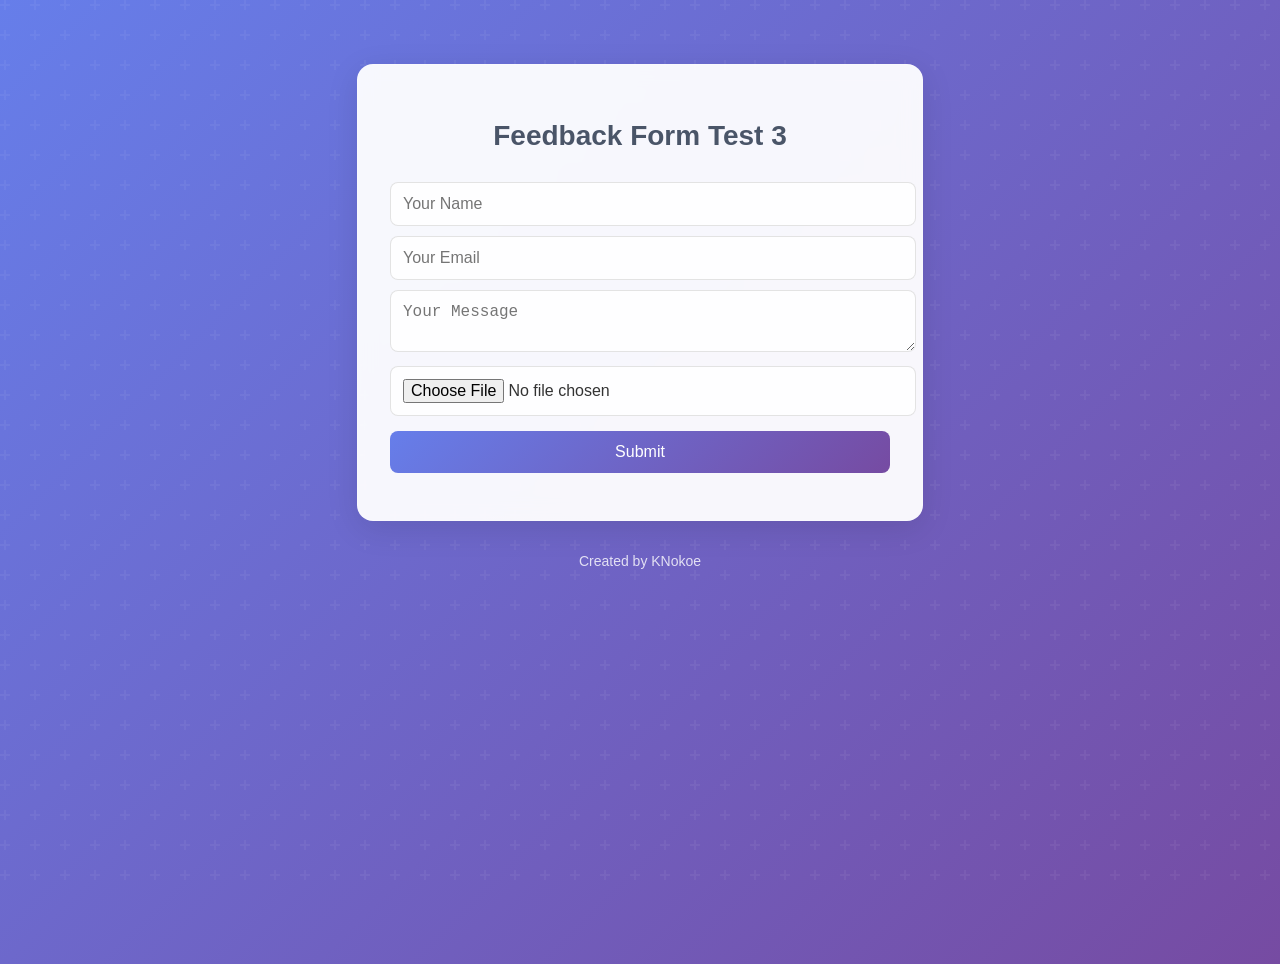
<file: index.html>
<!DOCTYPE html>
<html>
<head>
  <title>Submit Feedback</title>
  <style>
    body { 
      font-family: 'Roboto', sans-serif; 
      padding: 2rem; 
      min-height: 100vh;
      margin: 0;
      background: linear-gradient(135deg, #667eea 0%, #764ba2 100%);
      position: relative;
      color: #333;
    }
    body::before {
      content: '';
      position: fixed;
      top: 0;
      left: 0;
      width: 100%;
      height: 100%;
      background-image: url("data:image/svg+xml,%3Csvg width='60' height='60' viewBox='0 0 60 60' xmlns='http://www.w3.org/2000/svg'%3E%3Cg fill='none' fill-rule='evenodd'%3E%3Cg fill='%23ffffff' fill-opacity='0.05'%3E%3Cpath d='M36 34v-4h-2v4h-4v2h4v4h2v-4h4v-2h-4zm0-30V0h-2v4h-4v2h4v4h2V6h4V4h-4zM6 34v-4H4v4H0v2h4v4h2v-4h4v-2H6zM6 4V0H4v4H0v2h4v4h2V6h4V4H6z'/%3E%3C/g%3E%3C/g%3E%3C/svg%3E");
      pointer-events: none;
    }
    form { 
      background: rgba(255, 255, 255, 0.95); 
      max-width: 500px; 
      margin: 2rem auto; 
      padding: 2rem; 
      border-radius: 16px; 
      box-shadow: 0 8px 32px rgba(0, 0, 0, 0.1);
      backdrop-filter: blur(10px);
      border: 1px solid rgba(255, 255, 255, 0.2);
      position: relative;
      z-index: 1;
    }
    input, textarea { 
      width: 100%; 
      margin-top: 10px; 
      padding: 12px; 
      border: 1px solid rgba(221, 221, 221, 0.8); 
      border-radius: 8px; 
      font-size: 16px;
      background: rgba(255, 255, 255, 0.9);
      transition: all 0.3s ease;
    }
    input:focus, textarea:focus {
      outline: none;
      border-color: #667eea;
      box-shadow: 0 0 0 3px rgba(102, 126, 234, 0.1);
    }
    button { 
      background: linear-gradient(135deg, #667eea 0%, #764ba2 100%);
      color: white; 
      border: none; 
      padding: 12px 20px; 
      margin-top: 15px; 
      border-radius: 8px; 
      cursor: pointer; 
      font-size: 16px;
      transition: all 0.3s ease;
      width: 100%;
    }
    button:hover {
      transform: translateY(-2px);
      box-shadow: 0 5px 15px rgba(102, 126, 234, 0.4);
    }
    h2 {
      font-size: 28px;
      margin-bottom: 20px;
      color: #4a5568;
      text-align: center;
    }
    #responseMessage {
      margin-top: 15px;
      font-size: 14px;
      color: #e11d48;
      text-align: center;
    }
    footer {
      text-align: center;
      margin-top: 20px;
      font-size: 14px;
      color: rgba(255, 255, 255, 0.8);
      position: relative;
      z-index: 1;
    }
    .modal {
      display: none; 
      position: fixed; 
      z-index: 1; 
      left: 0;
      top: 0;
      width: 100%; 
      height: 100%; 
      overflow: auto; 
      background-color: rgb(0,0,0); 
      background-color: rgba(0,0,0,0.4); 
      padding-top: 60px;
    }
    .modal-content {
      background: rgba(255, 255, 255, 0.98);
      border-radius: 16px;
      box-shadow: 0 8px 32px rgba(0, 0, 0, 0.1);
      backdrop-filter: blur(10px);
      border: 1px solid rgba(255, 255, 255, 0.2);
    }
    .close {
      color: #aaa;
      float: right;
      font-size: 28px;
      font-weight: bold;
    }
    .close:hover,
    .close:focus {
      color: black;
      text-decoration: none;
      cursor: pointer;
    }
  </style>
</head>
<body>
  <form id="feedbackForm">
    <h2>Feedback Form Test 3</h2>
    <input type="text" id="name" placeholder="Your Name" required>
    <input type="email" id="email" placeholder="Your Email" required>
    <textarea id="message" placeholder="Your Message" required></textarea>
    <input type="file" id="file" accept="application/pdf">
    <button type="submit">Submit</button>
    <p id="responseMessage"></p>
  </form>

  <!-- The Modal -->
  <div id="myModal" class="modal">
    <div class="modal-content">
      <span class="close">&times;</span>
      <p id="modalMessage">Feedback submitted successfully!</p>
      <button id="modalOkayButton">Okay</button>
    </div>
  </div>

  <footer>
    <p>Created by KNokoe</p>
  </footer>

  <script>
    // REPLACE URL
    const FEEDBACK_API_URL = 'https://mpsx121rhf.execute-api.us-east-1.amazonaws.com/prod/submit';

    document.getElementById('feedbackForm').addEventListener('submit', async (e) => {
      e.preventDefault();
      const name = document.getElementById('name').value;
      const email = document.getElementById('email').value;
      const message = document.getElementById('message').value;
      const file = document.getElementById('file').files[0];

      let file_base64 = null;
      if (file) {
        const reader = new FileReader();
        reader.onload = async () => {
          file_base64 = reader.result.split(',')[1];
          await submitFeedback(name, email, message, file_base64);
        };
        reader.readAsDataURL(file);
      } else {
        await submitFeedback(name, email, message, null);
      }
    });

    async function submitFeedback(name, email, message, file_base64) {
      try {
        const res = await fetch(FEEDBACK_API_URL, {
          method: 'POST',
          headers: { 'Content-Type': 'application/json' },
          body: JSON.stringify({ name, email, message, file_base64 })
        });
        const data = await res.json();
        showModal(data.message || 'Feedback submitted successfully!');
      } catch (err) {
        showModal('Submission failed. Please try again later.');
      }
    }

    function showModal(message) {
      const modal = document.getElementById('myModal');
      const modalMessage = document.getElementById('modalMessage');
      const modalOkayButton = document.getElementById('modalOkayButton');

      modalMessage.innerText = message;
      modal.style.display = 'block';

      modalOkayButton.onclick = function() {
        modal.style.display = 'none';
        location.reload();
      }

      window.onclick = function(event) {
        if (event.target == modal) {
          modal.style.display = 'none';
          location.reload();
        }
      }
    }
  </script>
</body>
</html>
</file>
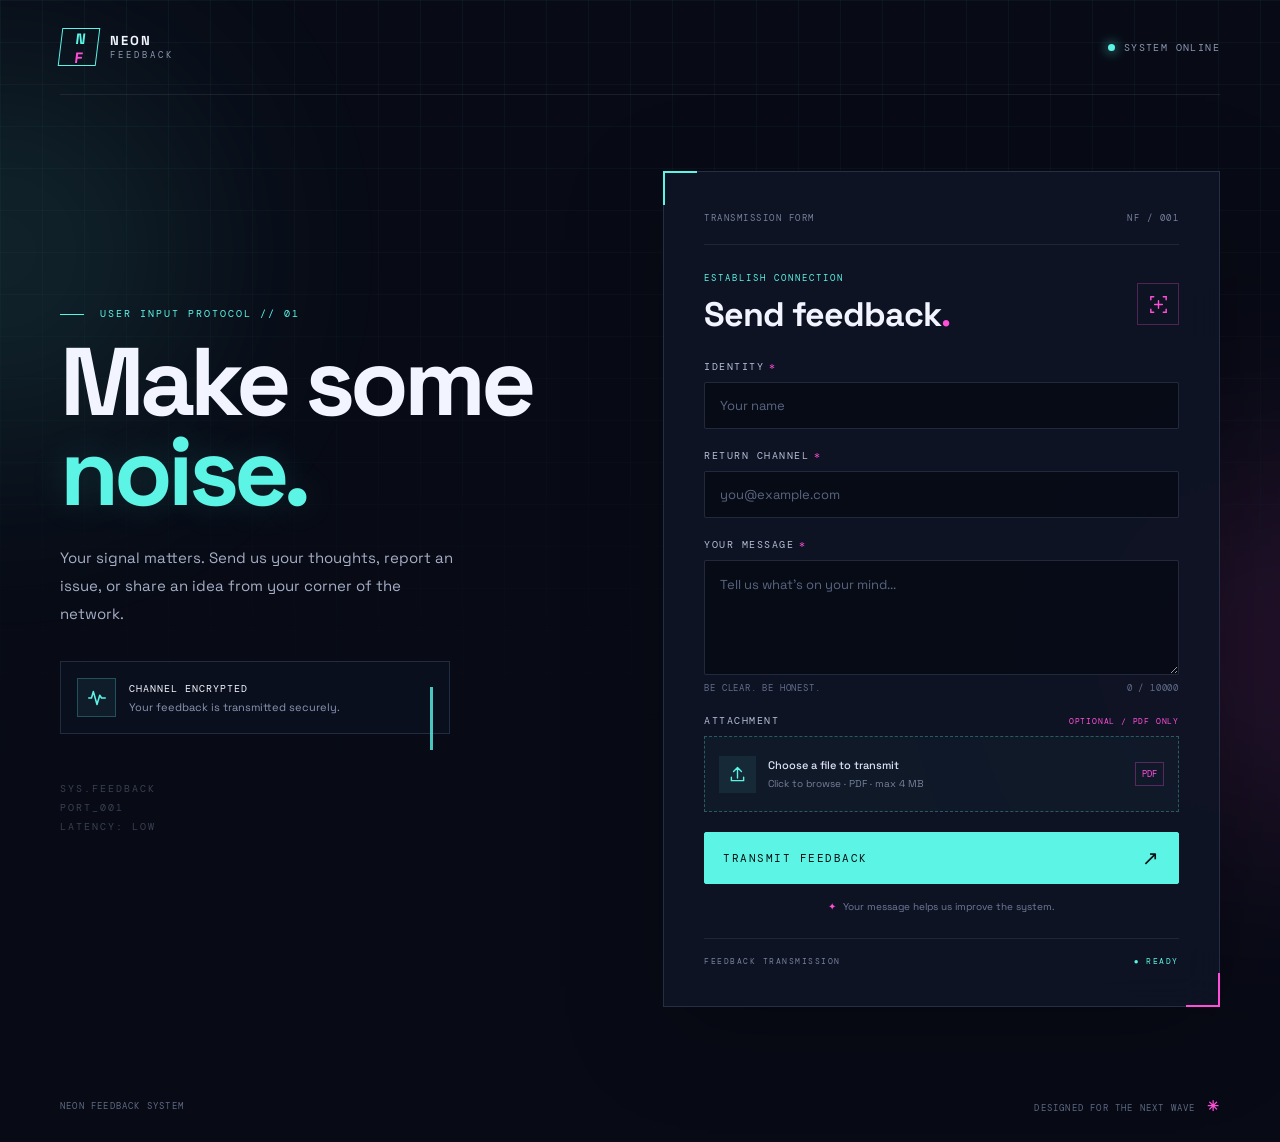
<file: frontend/index.html>
<!DOCTYPE html>
<html lang="en">
<head>
  <meta charset="UTF-8">
  <meta name="viewport" content="width=device-width, initial-scale=1.0">
  <meta name="theme-color" content="#080b16">
  <title>Neon Feedback // Submit Transmission</title>
  <link rel="stylesheet" href="./style.css">
  <script src="./script.js" defer></script>
</head>
<body>
  <div class="grid-overlay" aria-hidden="true"></div>
  <div class="glow glow--cyan" aria-hidden="true"></div>
  <div class="glow glow--pink" aria-hidden="true"></div>
  <header class="topbar">
    <a class="brand" href="#" aria-label="Neon Feedback home">
      <span class="brand-mark">N<span>F</span></span>
      <span class="brand-name">NEON<span>FEEDBACK</span></span>
    </a>
    <div class="system-status"><span class="status-dot"></span> SYSTEM ONLINE</div>
  </header>
  <main class="page-shell">
    <section class="intro">
      <p class="eyebrow"><span class="eyebrow-line"></span> USER INPUT PROTOCOL // 01</p>
      <h1>Make some<br><span>noise.</span></h1>
      <p class="intro-copy">Your signal matters. Send us your thoughts, report an issue, or share an idea from your corner of the network.</p>
      <div class="signal-card">
        <div class="signal-icon" aria-hidden="true"><svg viewBox="0 0 24 24" fill="none"><path d="M3 12h3l2-7 4 14 3-10 2 3h4" stroke="currentColor" stroke-width="1.7" stroke-linecap="round" stroke-linejoin="round"/></svg></div>
        <div><strong>CHANNEL ENCRYPTED</strong><span>Your feedback is transmitted securely.</span></div>
        <span class="signal-bars" aria-hidden="true"><i></i><i></i><i></i><i></i><i></i></span>
      </div>
      <div class="decor-code" aria-hidden="true">SYS.FEEDBACK<br>PORT_001<br>LATENCY: LOW</div>
    </section>
    <section class="form-panel" aria-labelledby="formTitle">
      <div class="panel-topline"><span>TRANSMISSION FORM</span><span>NF / 001</span></div>
      <div class="panel-heading">
        <div><p class="eyebrow">ESTABLISH CONNECTION</p><h2 id="formTitle">Send feedback<span class="accent">.</span></h2></div>
        <div class="corner-icon" aria-hidden="true"><svg viewBox="0 0 24 24" fill="none"><path d="M4 7V4h3M17 4h3v3M20 17v3h-3M7 20H4v-3M8 12h8M12 8v8" stroke="currentColor" stroke-width="1.5" stroke-linecap="round"/></svg></div>
      </div>
      <form id="feedbackForm">
        <div class="field">
          <label for="name">IDENTITY <span>*</span></label>
          <input type="text" id="name" name="name" placeholder="Your name" autocomplete="name" maxlength="200" required>
        </div>
        <div class="field">
          <label for="email">RETURN CHANNEL <span>*</span></label>
          <input type="email" id="email" name="email" placeholder="you@example.com" autocomplete="email" maxlength="254" required>
        </div>
        <div class="field">
          <label for="message">YOUR MESSAGE <span>*</span></label>
          <textarea id="message" name="message" placeholder="Tell us what's on your mind..." rows="4" maxlength="10000" required></textarea>
          <div class="field-foot"><span>BE CLEAR. BE HONEST.</span><span id="messageCount">0 / 10000</span></div>
        </div>
        <div class="field">
          <label for="file">ATTACHMENT <span class="optional">OPTIONAL / PDF ONLY</span></label>
          <label class="upload-zone" for="file">
            <span class="upload-icon" aria-hidden="true"><svg viewBox="0 0 24 24" fill="none"><path d="M12 16V4m0 0L7.5 8.5M12 4l4.5 4.5M5 15v4h14v-4" stroke="currentColor" stroke-width="1.6" stroke-linecap="round" stroke-linejoin="round"/></svg></span>
            <span class="upload-copy"><strong id="fileName">Choose a file to transmit</strong><span>Click to browse · PDF · max 4 MB</span></span>
            <span class="upload-badge">PDF</span>
          </label>
          <input class="visually-hidden" type="file" id="file" name="file" accept="application/pdf,.pdf">
        </div>
        <button class="submit-button" type="submit"><span class="button-label">TRANSMIT FEEDBACK</span><span class="button-arrow" aria-hidden="true">↗</span></button>
        <p class="form-note"><span aria-hidden="true">✦</span> Your message helps us improve the system.</p>
        <p id="responseMessage" class="response-message" role="status" aria-live="polite"></p>
      </form>
      <div class="panel-bottomline"><span>FEEDBACK TRANSMISSION</span><span>● READY</span></div>
    </section>
  </main>
  <footer class="footer"><span>NEON FEEDBACK SYSTEM</span><span>DESIGNED FOR THE NEXT WAVE <b>✳</b></span></footer>
  <div id="myModal" class="modal" role="dialog" aria-modal="true" aria-labelledby="modalTitle" aria-describedby="modalMessage">
    <div class="modal-card">
      <div class="modal-symbol" aria-hidden="true">✓</div>
      <p class="eyebrow">TRANSMISSION STATUS</p>
      <h2 id="modalTitle">Signal received<span class="accent">.</span></h2>
      <p id="modalMessage">Feedback submitted successfully.</p>
      <button id="modalOkayButton" class="submit-button modal-button" type="button"><span class="button-label">ACKNOWLEDGE</span><span class="button-arrow" aria-hidden="true">↗</span></button>
      <button class="close-modal" type="button" aria-label="Close dialog">&times;</button>
    </div>
  </div>
</body>
</html>
</file>
<file: frontend/style.css>
@import url('https://fonts.googleapis.com/css2?family=DM+Mono:wght@400;500&family=Space+Grotesk:wght@400;500;600;700&display=swap');

:root {
	color-scheme: dark;
	--bg: #080b16;
	--panel: rgba(15,20,37,.9);
	--border: rgba(112,133,177,.24);
	--text: #f2f5ff;
	--muted: #8c97b3;
	--cyan: #5cf4e5;
	--pink: #ff4fd8;
	--danger: #ff6b8a;
	--mono: "DM Mono",monospace;
	--sans: "Space Grotesk",sans-serif;
}

* {
	box-sizing: border-box;
}

html {
	min-width: 320px;
	scroll-behavior: smooth;
}

body {
	min-height: 100vh;
	margin: 0;
	overflow-x: hidden;
	background: var(--bg);
	color: var(--text);
	font-family: var(--sans);
	position: relative;
}

button,
input,
textarea {
	font: inherit;
}

button,
a,
input,
textarea {
	-webkit-tap-highlight-color: transparent;
}

.grid-overlay {
	position: fixed;
	inset: 0;
	z-index: -2;
	pointer-events: none;
	background-image: linear-gradient(rgba(95,244,229,.045) 1px,transparent 1px),linear-gradient(90deg,rgba(95,244,229,.045) 1px,transparent 1px);
	background-size: 42px 42px;
	mask-image: linear-gradient(to bottom,black,transparent 88%);
}

.glow {
	position: fixed;
	z-index: -1;
	width: 360px;
	height: 360px;
	border-radius: 50%;
	filter: blur(120px);
	opacity: .14;
	pointer-events: none;
}

.glow--cyan {
	top: 8%;
	left: -180px;
	background: var(--cyan);
}

.glow--pink {
	right: -180px;
	bottom: 8%;
	background: var(--pink);
}

.topbar,
.footer {
	width: min(1160px,calc(100% - 48px));
	margin-inline: auto;
	display: flex;
	align-items: center;
	justify-content: space-between;
}

.topbar {
	padding: 28px 0;
	border-bottom: 1px solid rgba(140,151,179,.14);
}

.brand {
	display: inline-flex;
	align-items: center;
	gap: 12px;
	color: var(--text);
	text-decoration: none;
}

.brand-mark {
	display: grid;
	place-items: center;
	width: 38px;
	height: 38px;
	border: 1px solid var(--cyan);
	color: var(--cyan);
	font-weight: 700;
	font-size: 15px;
	letter-spacing: -2px;
	transform: skew(-7deg);
}

.brand-mark span {
	color: var(--pink);
}

.brand-name {
	display: flex;
	flex-direction: column;
	font-weight: 700;
	font-size: 13px;
	letter-spacing: 2px;
	line-height: 1.25;
}

.brand-name span {
	color: var(--muted);
	font: 400 9px var(--mono);
	letter-spacing: 3px;
}

.system-status {
	color: var(--muted);
	font: 10px var(--mono);
	letter-spacing: 1.4px;
	display: flex;
	align-items: center;
	gap: 9px;
}

.status-dot {
	width: 7px;
	height: 7px;
	background: var(--cyan);
	border-radius: 50%;
	box-shadow: 0 0 12px var(--cyan);
	animation: pulse 1.8s infinite;
}

.page-shell {
	width: min(1160px,calc(100% - 48px));
	margin: 0 auto;
	padding: 76px 0 90px;
	display: grid;
	grid-template-columns: minmax(0,.9fr) minmax(420px,1fr);
	gap: clamp(48px,8vw,112px);
	align-items: center;
}

.intro {
	position: relative;
	padding-bottom: 35px;
}

.eyebrow {
	color: var(--cyan);
	font: 10px var(--mono);
	letter-spacing: 2px;
	margin: 0 0 17px;
}

.eyebrow-line {
	display: inline-block;
	width: 24px;
	height: 1px;
	background: var(--cyan);
	vertical-align: middle;
	margin-right: 8px;
}

h1 {
	margin: 0;
	font-size: clamp(58px,7.5vw,98px);
	line-height: .94;
	letter-spacing: -5px;
	font-weight: 700;
}

h1 span {
	color: var(--cyan);
	text-shadow: 0 0 36px rgba(92,244,229,.15);
}

.intro-copy {
	max-width: 400px;
	margin: 27px 0 34px;
	color: #a5aec5;
	font-size: 15px;
	line-height: 1.85;
}

.signal-card {
	display: flex;
	align-items: center;
	gap: 13px;
	max-width: 390px;
	border: 1px solid var(--border);
	padding: 16px;
	background: rgba(15,20,37,.52);
}

.signal-icon {
	width: 39px;
	height: 39px;
	display: grid;
	place-items: center;
	color: var(--cyan);
	border: 1px solid rgba(92,244,229,.25);
	background: rgba(92,244,229,.06);
	flex: 0 0 auto;
}

.signal-icon svg {
	width: 22px;
}

.signal-card strong,
.signal-card span {
	display: block;
}

.signal-card strong {
	font: 10px var(--mono);
	letter-spacing: 1px;
	margin-bottom: 5px;
}

.signal-card div:nth-child(2) span {
	color: var(--muted);
	font-size: 11px;
}

.signal-bars {
	margin-left: auto;
	display: flex;
	align-items: end;
	gap: 3px;
	height: 22px;
}

.signal-bars i {
	display: block;
	width: 3px;
	background: var(--cyan);
	opacity: .8;
}

.signal-bars i:nth-child(1),
.signal-bars i:nth-child(5) {
	height: 7px;
}

.signal-bars i:nth-child(2),
.signal-bars i:nth-child(4) {
	height: 14px;
}

.signal-bars i:nth-child(3) {
	height: 21px;
}

.decor-code {
	margin-top: 45px;
	color: rgba(140,151,179,.38);
	font: 10px/1.9 var(--mono);
	letter-spacing: 2px;
}

.form-panel {
	position: relative;
	background: var(--panel);
	border: 1px solid var(--border);
	padding: clamp(24px,4vw,40px);
	box-shadow: 0 24px 90px rgba(0,0,0,.28);
	backdrop-filter: blur(18px);
}

.form-panel:before,
.form-panel:after {
	content: "";
	position: absolute;
	width: 32px;
	height: 32px;
	pointer-events: none;
}

.form-panel:before {
	top: -1px;
	left: -1px;
	border-top: 2px solid var(--cyan);
	border-left: 2px solid var(--cyan);
}

.form-panel:after {
	right: -1px;
	bottom: -1px;
	border-right: 2px solid var(--pink);
	border-bottom: 2px solid var(--pink);
}

.panel-topline,
.panel-bottomline {
	display: flex;
	justify-content: space-between;
	gap: 12px;
	color: #77829e;
	font: 9px var(--mono);
	letter-spacing: 1.5px;
}

.panel-topline {
	padding-bottom: 20px;
	border-bottom: 1px solid rgba(140,151,179,.15);
}

.panel-heading {
	display: flex;
	justify-content: space-between;
	align-items: center;
	padding: 27px 0 24px;
}

.panel-heading .eyebrow {
	font-size: 9px;
	margin-bottom: 9px;
}

h2 {
	margin: 0;
	font-size: clamp(25px,3vw,34px);
	letter-spacing: -1px;
}

.accent {
	color: var(--pink);
}

.corner-icon {
	color: var(--pink);
	width: 42px;
	height: 42px;
	display: grid;
	place-items: center;
	border: 1px solid rgba(255,79,216,.28);
}

.corner-icon svg {
	width: 23px;
}

.field {
	margin-bottom: 20px;
}

.field > label:first-child {
	display: flex;
	align-items: center;
	gap: 5px;
	color: #b4bed5;
	font: 10px var(--mono);
	letter-spacing: 1.5px;
	margin-bottom: 9px;
}

.field > label:first-child > span:first-child {
	color: var(--pink);
}

.optional {
	margin-left: auto;
	color: #65718e;
	font-size: 8px;
	letter-spacing: .8px;
}

input[type=text],
input[type=email],
textarea {
	display: block;
	width: 100%;
	color: var(--text);
	background: rgba(5,8,18,.64);
	border: 1px solid rgba(121,139,178,.24);
	border-radius: 2px;
	padding: 14px 15px;
	outline: none;
	transition: border-color .2s,box-shadow .2s;
	font-size: 13px;
}

input::placeholder,
textarea::placeholder {
	color: #596580;
}

input[type=text]:focus,
input[type=email]:focus,
textarea:focus {
	border-color: var(--cyan);
	box-shadow: 0 0 0 3px rgba(92,244,229,.08);
}

textarea {
	resize: vertical;
	min-height: 115px;
	line-height: 1.6;
}

.field-foot {
	display: flex;
	justify-content: space-between;
	margin-top: 7px;
	color: #626e8a;
	font: 9px var(--mono);
	letter-spacing: .8px;
}

.upload-zone {
	display: flex;
	align-items: center;
	gap: 12px;
	min-height: 76px;
	padding: 14px;
	border: 1px dashed rgba(92,244,229,.3);
	background: rgba(92,244,229,.025);
	cursor: pointer;
	transition: background .2s,border-color .2s;
}

.upload-zone:hover {
	border-color: var(--cyan);
	background: rgba(92,244,229,.07);
}

.upload-icon {
	display: grid;
	place-items: center;
	width: 37px;
	height: 37px;
	flex: 0 0 auto;
	color: var(--cyan);
	background: rgba(92,244,229,.08);
}

.upload-icon svg {
	width: 21px;
}

.upload-copy {
	min-width: 0;
	display: flex;
	flex-direction: column;
	gap: 5px;
}

.upload-copy strong {
	overflow-wrap: anywhere;
	color: #dce3f6;
	font-size: 11px;
	font-weight: 500;
}

.upload-copy span {
	color: #75809b;
	font-size: 10px;
}

.upload-badge {
	margin-left: auto;
	border: 1px solid rgba(255,79,216,.3);
	color: var(--pink);
	padding: 5px 6px;
	font: 9px var(--mono);
}

.visually-hidden {
	position: absolute;
	width: 1px;
	height: 1px;
	padding: 0;
	margin: -1px;
	overflow: hidden;
	clip: rect(0,0,0,0);
	white-space: nowrap;
	border: 0;
}

.visually-hidden:focus-visible + .upload-zone {
	outline: 2px solid var(--cyan);
	outline-offset: 3px;
}

.submit-button {
	width: 100%;
	min-height: 52px;
	display: flex;
	align-items: center;
	justify-content: space-between;
	gap: 15px;
	padding: 0 18px;
	border: 1px solid var(--cyan);
	border-radius: 2px;
	color: #061112;
	background: var(--cyan);
	cursor: pointer;
	font: 11px var(--mono);
	letter-spacing: 1.5px;
	transition: transform .2s,box-shadow .2s,background .2s;
}

.submit-button:hover:not(:disabled) {
	transform: translateY(-2px);
	box-shadow: 0 8px 28px rgba(92,244,229,.18);
	background: #8bfff3;
}

.submit-button:focus-visible,
.close-modal:focus-visible {
	outline: 2px solid var(--pink);
	outline-offset: 4px;
}

.submit-button:disabled {
	cursor: wait;
	opacity: .7;
	transform: none;
}

.button-arrow {
	font-size: 20px;
	line-height: 1;
}

.form-note {
	display: flex;
	justify-content: center;
	gap: 7px;
	color: #717c98;
	font-size: 10px;
	margin: 16px 0 0;
}

.form-note span {
	color: var(--pink);
}

.response-message {
	min-height: 0;
	margin: 0;
	color: var(--danger);
	font-size: 12px;
	text-align: center;
}

.response-message:not(:empty) {
	margin-top: 12px;
}

.panel-bottomline {
	margin-top: 25px;
	padding-top: 17px;
	border-top: 1px solid rgba(140,151,179,.15);
	font-size: 8px;
}

.panel-bottomline span:last-child {
	color: var(--cyan);
}

.footer {
	padding: 0 0 27px;
	color: #5e6984;
	font: 9px var(--mono);
	letter-spacing: 1.2px;
}

.footer b {
	color: var(--pink);
	font-size: 14px;
	margin-left: 5px;
}

.modal {
	display: none;
	position: fixed;
	inset: 0;
	z-index: 10;
	align-items: center;
	justify-content: center;
	padding: 24px;
	background: rgba(2,4,12,.78);
	backdrop-filter: blur(10px);
}

.modal.is-open {
	display: flex;
}

.modal-card {
	position: relative;
	width: min(100%,430px);
	padding: 36px;
	border: 1px solid rgba(92,244,229,.32);
	background: #101628;
	box-shadow: 0 20px 90px rgba(0,0,0,.5);
	text-align: center;
}

.modal-symbol {
	display: grid;
	place-items: center;
	width: 52px;
	height: 52px;
	margin: 0 auto 20px;
	border: 1px solid var(--cyan);
	color: var(--cyan);
	font-size: 24px;
}

.modal-card .eyebrow {
	margin-bottom: 10px;
}

.modal-card h2 {
	margin-bottom: 12px;
}

.modal-card > p:not(.eyebrow) {
	color: #a5aec5;
	font-size: 13px;
	line-height: 1.7;
	margin: 0 0 24px;
	overflow-wrap: anywhere;
}

.modal-button {
	margin-top: 20px;
}

.close-modal {
	position: absolute;
	top: 8px;
	right: 12px;
	padding: 3px 7px;
	border: 0;
	color: #8893ad;
	background: transparent;
	font-size: 26px;
	cursor: pointer;
}

@keyframes pulse {
	50% {
		opacity: .45;
		box-shadow: 0 0 3px var(--cyan);
	}
}

@media (max-width: 900px) {
	.page-shell {
		grid-template-columns: 1fr;
		gap: 42px;
		max-width: 650px;
		padding-top: 56px;
	}

	.intro {
		padding-bottom: 0;
	}

	h1 {
		font-size: clamp(62px,12vw,88px);
	}

	.decor-code {
		display: none;
	}
}

@media (max-width: 520px) {
	.topbar,
	.footer,
	.page-shell {
		width: min(calc(100% - 32px),650px);
	}

	.topbar {
		padding: 20px 0;
	}

	.system-status {
		font-size: 8px;
		letter-spacing: .8px;
	}

	.brand-name {
		font-size: 11px;
	}

	.page-shell {
		padding: 42px 0 60px;
	}

	h1 {
		font-size: 64px;
		letter-spacing: -3.5px;
	}

	.intro-copy {
		font-size: 14px;
	}

	.form-panel {
		padding: 23px 18px;
	}

	.panel-heading {
		padding: 24px 0 20px;
	}

	.optional {
		max-width: 115px;
		text-align: right;
		line-height: 1.5;
	}

	.footer {
		align-items: flex-start;
		gap: 14px;
		flex-direction: column;
		padding-bottom: 22px;
	}

	.modal-card {
		padding: 32px 22px 25px;
	}
}

@media (prefers-reduced-motion: reduce) {
	*,
	*:before,
	*:after {
		scroll-behavior: auto !important;
		animation-duration: .01ms !important;
		animation-iteration-count: 1 !important;
		transition-duration: .01ms !important;
	}
}
</file>
